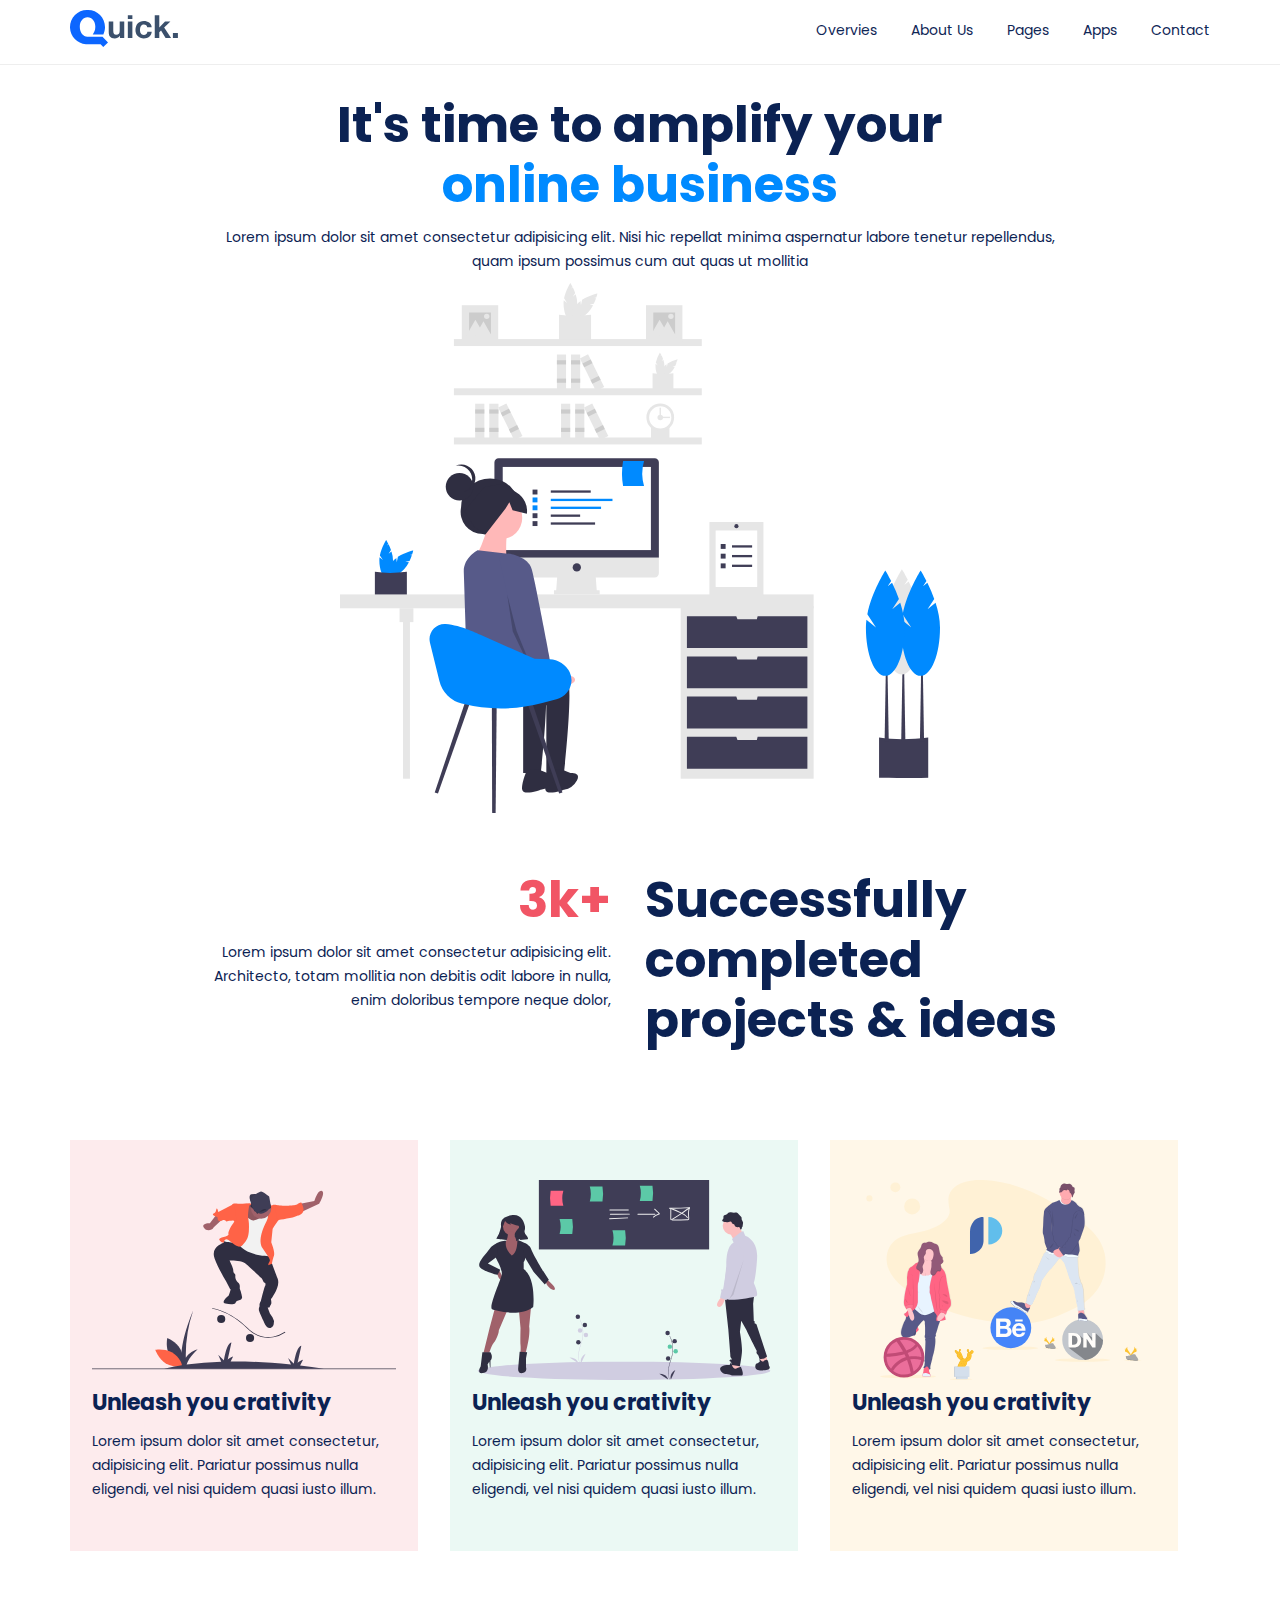
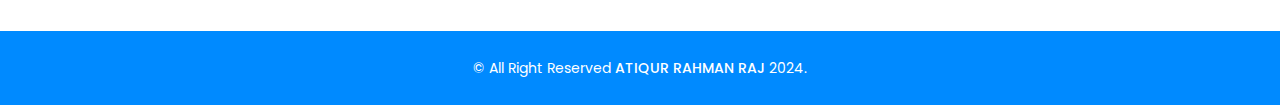
<file: index.html>
<!DOCTYPE html>
<html lang="en">
<head>
    <meta charset="UTF-8">
    <meta name="viewport" content="width=device-width, initial-scale=1.0">
    <title>Quick | Home</title>

    <!-- Google Fonts Link -->
    <link href="https://fonts.googleapis.com/css2?family=Poppins:ital,wght@0,100;0,200;0,300;0,400;0,500;0,600;0,700;0,800;0,900;1,100;1,200;1,300;1,400;1,500;1,600;1,700;1,800;1,900&display=swap" rel="stylesheet">
    <!-- CSS link -->
    <link rel="stylesheet" href="css/style.css">
    <!-- responsive css link here -->
     <link rel="stylesheet" href="css/responsive.css">
</head>
<body>
    <!-- Header section start -->
    <header>
        <div class="container">
            <div class="row">
                <div class="col-6">
                    <a href="index.html" class="logo">
                        <img src="image/dark.svg" alt="Logo">
                    </a>
                </div>
                <div class="col-6">
                    <ul class="navbar">
                        <li><a href="#">overvies</a></li>
                        <li><a href="about.html">About Us</a></li>
                        <li><a href="#">pages</a></li>
                        <li><a href="#">apps</a></li>
                        <li><a href="contact.html">Contact</a></li>
                    </ul>
                </div>
            </div>
        </div>
    </header>
    <!-- Header section end -->

    <!-- Bannar section start -->
     <section class="bannar">
        <div class="container">
            <div class="row">
                <div class="col-12">
                    <h1>
                        It's time to amplify your <br> <span>online business</span>
                    </h1>
                    <p>
                        Lorem ipsum dolor sit amet consectetur adipisicing elit. Nisi hic repellat minima aspernatur labore tenetur repellendus,<br> quam ipsum possimus cum aut quas ut mollitia 
                    </p>
                    <img src="image/illustration-1.svg" alt="Bannar">
                </div>
            </div>
        </div>
     </section>
    <!-- Bannar section end -->

    <!-- Successfull section Start -->
     <section class="successfull">
        <div class="container">
            <div class="row">
                <div class="col-6">
                    <div class="left-success">
                        <h1>3k+</h1>
                        <p>Lorem ipsum dolor sit amet consectetur adipisicing elit. <br>Architecto, totam mollitia non debitis odit labore in nulla,<br> enim doloribus tempore neque dolor, </p>
                    </div>
                </div>
                <div class="col-6">
                    <div class="right-success">
                        <h1>Successfully <br> completed <br> projects & ideas</h1>
                    </div>
                </div>
            </div>
        </div>
     </section>
    <!-- Successfull section end -->

    <!-- Feature section start -->
     <section class="feature">
        <div class="container">
            <div class="row">
                <div class="col-4">
                    <div class="feature-box bg-1">
                        <img src="image/illustration-5.svg" alt="">
                        <h4>Unleash you crativity</h4>
                        <p>Lorem ipsum dolor sit amet consectetur, adipisicing elit. Pariatur possimus nulla eligendi, vel nisi quidem quasi iusto illum.</p>
                    </div>
                </div>
                <div class="col-4">
                    <div class="feature-box bg-2">
                        <img src="image/illustration-6.svg" alt="">
                        <h4>Unleash you crativity</h4>
                        <p>Lorem ipsum dolor sit amet consectetur, adipisicing elit. Pariatur possimus nulla eligendi, vel nisi quidem quasi iusto illum.</p>
                    </div>
                </div>
                <div class="col-4">
                    <div class="feature-box bg-3">
                        <img src="image/illustration-7.svg" alt="">
                        <h4>Unleash you crativity</h4>
                        <p>Lorem ipsum dolor sit amet consectetur, adipisicing elit. Pariatur possimus nulla eligendi, vel nisi quidem quasi iusto illum.</p>
                    </div>
                </div>
            </div>
        </div>
     </section>
    <!-- Feature section end -->

     <!-- Footer section start -->
     <footer class="footer">
        <div class="container">
            <div class="row">
                <div class="col-12">
                    <p>
                        &copy; All Right Reserved <span>Atiqur Rahman Raj</span> 2024.
                    </p>
                </div>
            </div>
        </div>
     </footer>
     <!-- Footer section end -->
</body>
</html>
</file>
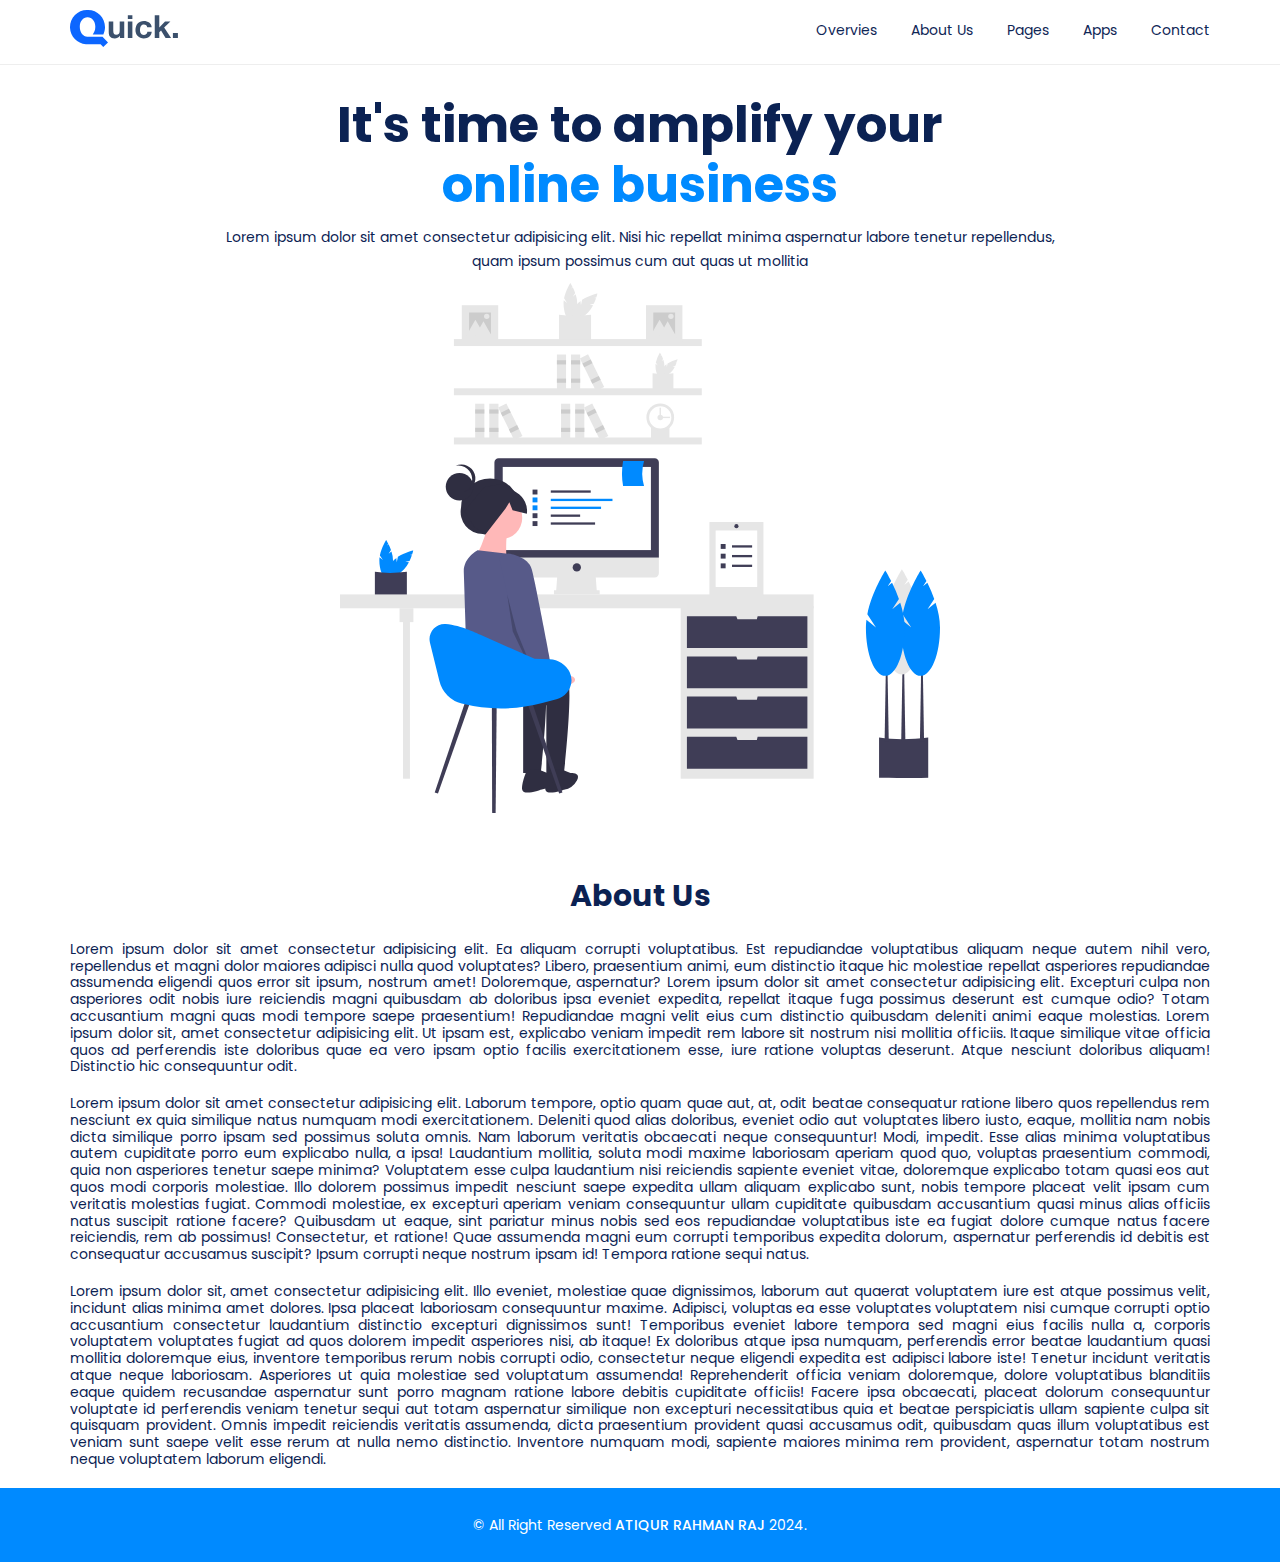
<file: about.html>
<!DOCTYPE html>
<html lang="en">
<head>
    <meta charset="UTF-8">
    <meta name="viewport" content="width=device-width, initial-scale=1.0">
    <title>Quick | About us</title>

    <!-- Google Fonts Link -->
    <link href="https://fonts.googleapis.com/css2?family=Poppins:ital,wght@0,100;0,200;0,300;0,400;0,500;0,600;0,700;0,800;0,900;1,100;1,200;1,300;1,400;1,500;1,600;1,700;1,800;1,900&display=swap" rel="stylesheet">
    <!-- CSS link -->
    <link rel="stylesheet" href="css/style.css">
    <!-- responsive css link here -->
     <link rel="stylesheet" href="css/responsive.css">
</head>
<body>
    <!-- Header section start -->
    <header>
        <div class="container">
            <div class="row">
                <div class="col-6">
                    <a href="index.html" class="logo">
                        <img src="image/dark.svg" alt="Logo">
                    </a>
                </div>
                <div class="col-6">
                    <ul class="navbar">
                        <li><a href="#">overvies</a></li>
                        <li><a href="about.html">About Us</a></li>
                        <li><a href="#">pages</a></li>
                        <li><a href="#">apps</a></li>
                        <li><a href="contact.html">Contact</a></li>
                    </ul>
                </div>
            </div>
        </div>
    </header>
    <!-- Header section end -->

    <!-- Bannar section start -->
     <section class="bannar">
        <div class="container">
            <div class="row">
                <div class="col-12">
                    <h1>
                        It's time to amplify your <br> <span>online business</span>
                    </h1>
                    <p>
                        Lorem ipsum dolor sit amet consectetur adipisicing elit. Nisi hic repellat minima aspernatur labore tenetur repellendus,<br> quam ipsum possimus cum aut quas ut mollitia 
                    </p>
                    <img src="image/illustration-1.svg" alt="Bannar">
                </div>
            </div>
        </div>
     </section>
    <!-- Bannar section end -->

    <!-- About section start -->
     <section class="about">
        <div class="container">
            <div class="row">
                <div class="col-12">
                    <h1 class="about-h">About Us</h1>
                    <p class="about-p">Lorem ipsum dolor sit amet consectetur adipisicing elit. Ea aliquam corrupti voluptatibus. Est repudiandae voluptatibus aliquam neque autem nihil vero, repellendus et magni dolor maiores adipisci nulla quod voluptates? Libero, praesentium animi, eum distinctio itaque hic molestiae repellat asperiores repudiandae assumenda eligendi quos error sit ipsum, nostrum amet! Doloremque, aspernatur?
                    Lorem ipsum dolor sit amet consectetur adipisicing elit. Excepturi culpa non asperiores odit nobis iure reiciendis magni quibusdam ab doloribus ipsa eveniet expedita, repellat itaque fuga possimus deserunt est cumque odio? Totam accusantium magni quas modi tempore saepe praesentium! Repudiandae magni velit eius cum distinctio quibusdam deleniti animi eaque molestias.
                    Lorem ipsum dolor sit, amet consectetur adipisicing elit. Ut ipsam est, explicabo veniam impedit rem labore sit nostrum nisi mollitia officiis. Itaque similique vitae officia quos ad perferendis iste doloribus quae ea vero ipsam optio facilis exercitationem esse, iure ratione voluptas deserunt. Atque nesciunt doloribus aliquam! Distinctio hic consequuntur odit.
                    </p>
                    <p class="about-p">
                        Lorem ipsum dolor sit amet consectetur adipisicing elit. Laborum tempore, optio quam quae aut, at, odit beatae consequatur ratione libero quos repellendus rem nesciunt ex quia similique natus numquam modi exercitationem. Deleniti quod alias doloribus, eveniet odio aut voluptates libero iusto, eaque, mollitia nam nobis dicta similique porro ipsam sed possimus soluta omnis. Nam laborum veritatis obcaecati neque consequuntur! Modi, impedit. Esse alias minima voluptatibus autem cupiditate porro eum explicabo nulla, a ipsa! Laudantium mollitia, soluta modi maxime laboriosam aperiam quod quo, voluptas praesentium commodi, quia non asperiores tenetur saepe minima? Voluptatem esse culpa laudantium nisi reiciendis sapiente eveniet vitae, doloremque explicabo totam quasi eos aut quos modi corporis molestiae. Illo dolorem possimus impedit nesciunt saepe expedita ullam aliquam explicabo sunt, nobis tempore placeat velit ipsam cum veritatis molestias fugiat. Commodi molestiae, ex excepturi aperiam veniam consequuntur ullam cupiditate quibusdam accusantium quasi minus alias officiis natus suscipit ratione facere? Quibusdam ut eaque, sint pariatur minus nobis sed eos repudiandae voluptatibus iste ea fugiat dolore cumque natus facere reiciendis, rem ab possimus! Consectetur, et ratione! Quae assumenda magni eum corrupti temporibus expedita dolorum, aspernatur perferendis id debitis est consequatur accusamus suscipit? Ipsum corrupti neque nostrum ipsam id! Tempora ratione sequi natus.
                    </p>
                    <p class="about-p">
                        Lorem ipsum dolor sit, amet consectetur adipisicing elit. Illo eveniet, molestiae quae dignissimos, laborum aut quaerat voluptatem iure est atque possimus velit, incidunt alias minima amet dolores. Ipsa placeat laboriosam consequuntur maxime. Adipisci, voluptas ea esse voluptates voluptatem nisi cumque corrupti optio accusantium consectetur laudantium distinctio excepturi dignissimos sunt! Temporibus eveniet labore tempora sed magni eius facilis nulla a, corporis voluptatem voluptates fugiat ad quos dolorem impedit asperiores nisi, ab itaque! Ex doloribus atque ipsa numquam, perferendis error beatae laudantium quasi mollitia doloremque eius, inventore temporibus rerum nobis corrupti odio, consectetur neque eligendi expedita est adipisci labore iste! Tenetur incidunt veritatis atque neque laboriosam. Asperiores ut quia molestiae sed voluptatum assumenda! Reprehenderit officia veniam doloremque, dolore voluptatibus blanditiis eaque quidem recusandae aspernatur sunt porro magnam ratione labore debitis cupiditate officiis! Facere ipsa obcaecati, placeat dolorum consequuntur voluptate id perferendis veniam tenetur sequi aut totam aspernatur similique non excepturi necessitatibus quia et beatae perspiciatis ullam sapiente culpa sit quisquam provident. Omnis impedit reiciendis veritatis assumenda, dicta praesentium provident quasi accusamus odit, quibusdam quas illum voluptatibus est veniam sunt saepe velit esse rerum at nulla nemo distinctio. Inventore numquam modi, sapiente maiores minima rem provident, aspernatur totam nostrum neque voluptatem laborum eligendi.
                    </p>
                </div>
            </div>
        </div>
     </section>
    <!-- About section end -->

     <!-- Footer section start -->
     <footer class="footer">
        <div class="container">
            <div class="row">
                <div class="col-12">
                    <p>
                        &copy; All Right Reserved <span>Atiqur Rahman Raj</span> 2024.
                    </p>
                </div>
            </div>
        </div>
     </footer>
     <!-- Footer section end -->
</body>
</html>
</file>
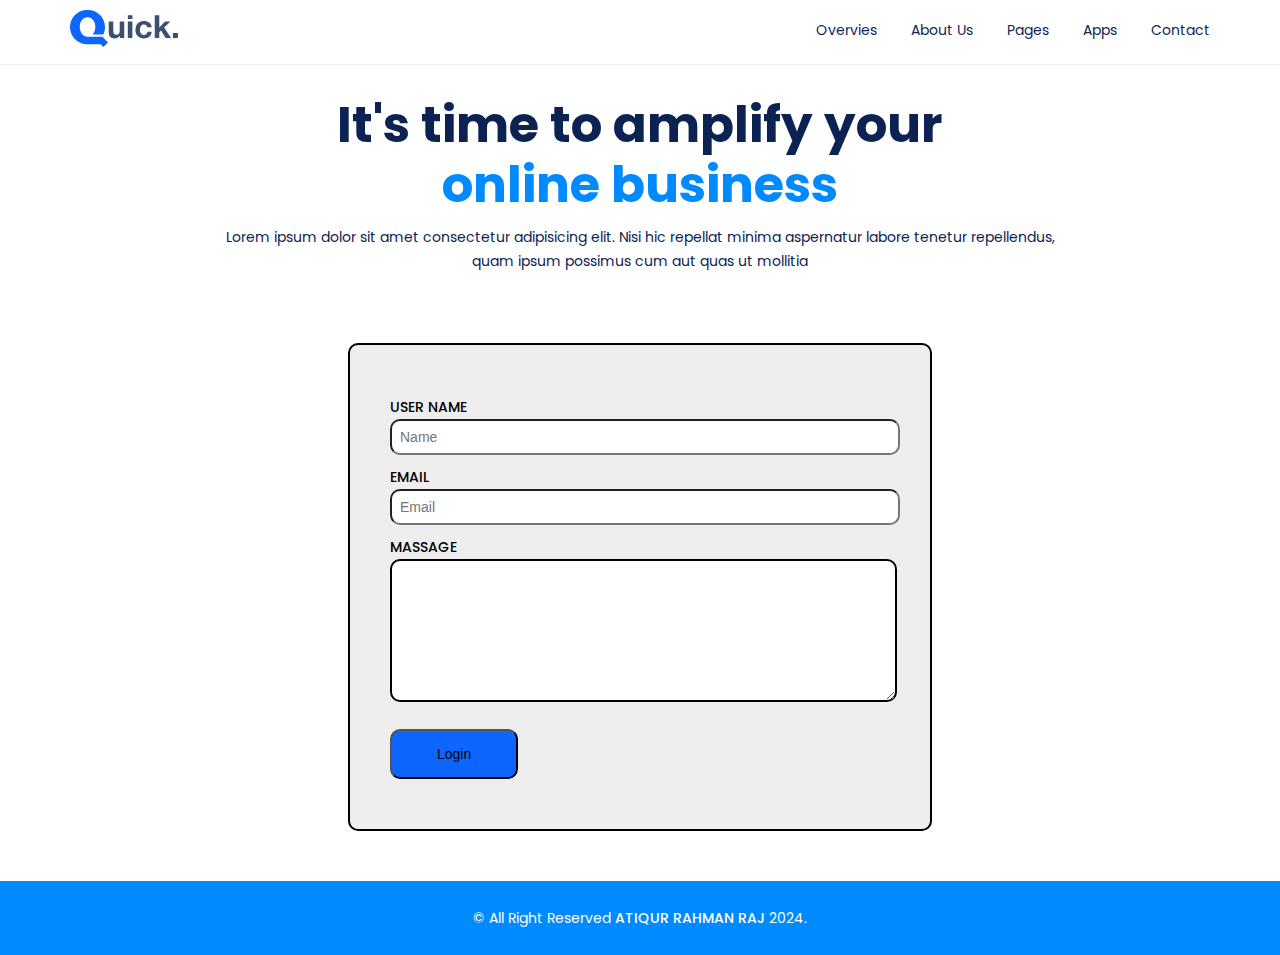
<file: contact.html>
<!DOCTYPE html>
<html lang="en">
<head>
    <meta charset="UTF-8">
    <meta name="viewport" content="width=device-width, initial-scale=1.0">
    <title>Quick | Contact</title>

    <!-- Google Fonts Link -->
    <link href="https://fonts.googleapis.com/css2?family=Poppins:ital,wght@0,100;0,200;0,300;0,400;0,500;0,600;0,700;0,800;0,900;1,100;1,200;1,300;1,400;1,500;1,600;1,700;1,800;1,900&display=swap" rel="stylesheet">
    <!-- CSS link -->
    <link rel="stylesheet" href="css/style.css">
    <!-- responsive css link here -->
     <link rel="stylesheet" href="css/responsive.css">
</head>
<body>
    <!-- Header section start -->
    <header>
        <div class="container">
            <div class="row">
                <div class="col-6">
                    <a href="index.html" class="logo">
                        <img src="image/dark.svg" alt="Logo">
                    </a>
                </div>
                <div class="col-6">
                    <ul class="navbar">
                        <li><a href="#">overvies</a></li>
                        <li><a href="about.html">About Us</a></li>
                        <li><a href="#">pages</a></li>
                        <li><a href="#">apps</a></li>
                        <li><a href="contact.html">Contact</a></li>
                    </ul>
                </div>
            </div>
        </div>
    </header>
    <!-- Header section end -->

    <!-- Bannar section start -->
     <section class="bannar">
        <div class="container">
            <div class="row">
                <div class="col-12">
                    <h1>
                        It's time to amplify your <br> <span>online business</span>
                    </h1>
                    <p>
                        Lorem ipsum dolor sit amet consectetur adipisicing elit. Nisi hic repellat minima aspernatur labore tenetur repellendus,<br> quam ipsum possimus cum aut quas ut mollitia 
                    </p>
                </div>
            </div>
        </div>
     </section>
    <!-- Bannar section end -->

    <!-- contact section start -->
    <section class="contant">
        <div class="container">
            <div class="row">
                <div class="col-12">
                    <form action="" class="login-form">
                        <div class="form-group">
                            <label for="">User Name</label>
                            <input type="text" name="" id="" placeholder="Name" class="form-contorl">
                        </div>
                        <div class="form-group">
                            <label for="">Email</label>
                            <input type="email" placeholder="Email" class="form-contorl">
                        </div>
                        <div class="form-group">
                            <label for="">Massage</label>
                            <textarea name="" id="" class="form-text"></textarea>
                        </div>
                        <div class="form-group">
                            <input type="button" value="Login" class="btn">
                        </div>
                    </form>
                </div>
            </div>
        </div>
    </section>
    <!-- contact section end -->

     <!-- Footer section start -->
     <footer class="footer">
        <div class="container">
            <div class="row">
                <div class="col-12">
                    <p>
                        &copy; All Right Reserved <span>Atiqur Rahman Raj</span> 2024.
                    </p>
                </div>
            </div>
        </div>
     </footer>
     <!-- Footer section end -->
</body>
</html>
</file>
<file: css/style.css>
*{
    margin: 0px;
    padding: 0px;
}
body{
    width: 100%;
    font-family: "Poppins", sans-serif;
    font-size: 14px;
    line-height: 24px;
}
h1, h2, h3, h4, h5, h6{
    font-family: "Poppins", sans-serif;
}
a, a:hover{
    text-decoration: none;
}

/* global CSS start */
.container{
    width: 1140px;
    margin: 0px auto;
}
.row{
    width: 100%;
    float: left;
}
.col-6{
    width: 50%;
    float: left;
}
.col-12{
    width: 100%;
    float: left;
}
.col-4{
    width: 33.33%;
    float: left;
}
/* global CSS end */

header{
    width: 100%;
    float: left;
    padding: 10px 0px;
    position: fixed;
    background: #fff;
    border-bottom: 1px solid #eee;
}
.logo{
    display: block;
}
.navbar{
    width: 100%;
    float: left;
    text-align: right;
}
.navbar li{
    list-style: none;
    display: inline-block;
}
.navbar li a{
    display: block;
    font-size: 14px;
    line-height: 24px;
    text-transform: capitalize;
    color: #0F2656;
    margin: 8px 0px 0px 30px;
}
.bannar{
    width: 100%;
    float: left;
    margin-top: 45px;
    padding: 50px 0px;
    text-align: center;
}
.bannar h1{
    font-size: 50px;
    line-height: 60px;
    color: #0B2253;
    margin-bottom: 10px;
}
.bannar h1 span{
    color: #008AFF;
}
.bannar p{
    font-size: 14px;
    line-height: 24px;
    color: #0B2253;
    margin-bottom: 10px;
}
.bannar img{
    width: 600px;
    /* height: 400px; */
}
.successfull{
    width: 100%;
    float: left;
    padding-bottom: 80px;
}
.left-success{
    width: 94%;
    float: left;
    text-align: right;
    margin: 0px 5px;
}
.left-success h1{
    font-size: 50px;
    line-height: 60px;
    color: #F15565;
    margin-bottom: 10px;
}
.left-success p{
    font-size: 14px;
    line-height: 24px;
    color: #0B2253;
    margin-bottom: 10px;
}
.right-success{
    width: 94%;
    float: left;
    margin: 0px 5px;
}
.right-success h1{
    font-size: 50px;
    line-height: 60px;
    color: #0B2253;
    margin-bottom: 10px;
}
.feature{
    width: 100%;
    float: left;
    padding-bottom: 80px;
}
.feature-box{
    width: 80%;
    float: left;
    padding: 40px 22px;
}
.feature-box img{
    width: 100%;
    height: 200px;
}
.feature-box h4{
    font-size: 22px;
    line-height: 32px;
    color: #0B2253;
    margin-bottom: 10px;
}
.feature-box p{
    font-size: 14px;
    line-height: 24px;
    color: #0B2253;
    margin-bottom: 10px;
}
.bg-1{
    background: #FDEBED;
}
.bg-2{
    background: #EBF9F4;
}
.bg-3{
    background: #FFF7E8;
}

.about{
    width: 100%;
}
.about-h{
    font-size: 30px;
    line-height: 1.7em;
    font-weight: 700;
    text-align: center;
    color: #0B2253;
}
.about-p {
    font-size: 14px;
    line-height: 1.2em;
    text-align: justify;
    margin: 20px 0px;
    color: #0B2253;
}

/* contact css start */
.wrapper{
    width: 100%;
}
.login-form{
    width: 500px;
    margin: 10px auto;
    margin-bottom: 50px;
    padding: 40px;
    background: #eee;
    border-radius: 10px;
    border: 2px solid black;
}
.avater{
    width: 100%;
    text-align: center;
}
.img{
    width: 99px;
    height: 99px;
    border: 1px solid black;
    border-radius: 100%;
}
.form-group{
    width: 100%;
    margin: 10px 0;
}
.form-group label{
    display: block;
    font-size: 14px;
    font-weight: 500;
    text-transform: uppercase;
}
.form-contorl{
    width: 98%;
    padding: 8px;
    font-size: 14px;
    border-radius: 10px;
}
.form-text {
    width: 487px;
    height: 123px;
    padding: 8px;
    font-size: 14px;
    border-radius: 10px;
    border: 2px solid black;
}
.btn{
    margin-top: 10px;
    padding: 15px 45px;
    background: #0C66FF;
    font-size: 14px;
    font-weight: 500;
    border-radius: 10px;
}
/* contact css end */

.footer{
    width: 100%;
    float: left;
    padding: 25px 0px;
    background-color: #008AFF;
}
.footer p{
    text-align: center;
    font-size: 14px;
    color: #fff;
}
.footer p span{
    font-weight: 500;
    text-transform: uppercase;
}
</file>
<file: css/responsive.css>
/* 
  ##Device = Galxi fold screen resulation
  ##Screen = B/w 279px to 319px
*/
@media (min-width: 279px) and (max-width: 319px){

    /* css start */
    .container {
        width: 100%;
        float: left;
    }
    .row{
        width: 100%;
        float: left;
        padding: 0px 10px;
    }
    .col-6{
        width: 100%;
        float: left;
    }
    .col-12{
        width: 100%;
        float: left;
    }
    .col-4{
        width: 100%;
        float: left;
    }

    .logo{
        display: block;
        text-align: center;
    }
    .navbar {
        width: 100%;
        float: left;
        text-align: center;
        margin: 0px 0px 0px -14px;
    }
    .navbar li a{
        font-size: 9px;
        margin: 5px 0px 0px 10px;
    }

    .bannar {
        width: 100%;
        text-align: center;
        padding: 60px 0px 40px;
    }
    .bannar h1{
        font-size: 20px;
        line-height: 1.2em;
    }
    .bannar p{
        font-size: 9px;
        line-height: 1.7em;
    }
    .bannar img{
        width: 80%;
    }

    .successfull {
        margin: 0px 8px;
        padding-bottom: 35px;
    }
    .left-success{
        text-align: left;
    }
    .left-success h1{
        font-size: 20px;
        line-height: 1.2em;
    }
    .left-success p{
        font-size: 9px;
        line-height: 1.7em;
    }
    .right-success h1{
        font-size: 20px;
        line-height: 1.2em;
    }

    .feature{
        margin: 0px 8px;
        padding-bottom: 15px;
    }
    .feature-box{
        padding: 40px 30px;
        margin-bottom: 12px;
    }
    .feature-box img {
        height: 150px;
    }
    .feature-box h4 {
        font-size: 11px;
        line-height: 1.2;
        margin-bottom: 6px;
    }
    .feature-box p {
        font-size: 9px;
        line-height: 1.7em;
        color: #0B2253;
        margin-bottom: 0px;
    }

    .about-h {
        font-size: 20px;
        line-height: 1.7em;
        font-weight: 700;
        text-align: center;
        color: #0B2253;
    }
    .about-p {
        font-size: 9px;
        line-height: 1.2em;
        text-align: justify;
        margin: 20px auto;
        color: #0B2253;
    }

    .footer {
        padding: 20px 15px;
        background-color: #008AFF;
    }
    .footer p{
        font-size: 9px;
    }
    /* css end */
}

/* 
  ##Device = Most of the Smartphones Mobiles (Portrait)
  ##Screen = B/w 320px to 479px
*/
@media (min-width: 320px) and (max-width: 480px) {
  
    /* CSS start */
    .container {
        width: 100%;
        float: left;
    }
    .row{
        width: 100%;
        float: left;
        padding: 0px 10px;
    }
    .col-6{
        width: 100%;
        float: left;
    }
    .col-12{
        width: 100%;
        float: left;
    }
    .col-4{
        width: 100%;
        float: left;
    }

    .logo{
        display: block;
        text-align: center;
    }
    .navbar {
        width: 100%;
        float: left;
        text-align: center;
        margin: 0px 0px 0px -14px;
    }
    .navbar li a{
        font-size: 11px;
        margin: 5px 0px 0px 10px;
    }

    .bannar {
        width: 100%;
        text-align: center;
        padding: 60px 0px 40px;
    }
    .bannar h1{
        font-size: 25px;
        line-height: 1.2em;
    }
    .bannar p{
        font-size: 10px;
        line-height: 1.7em;
    }
    .bannar img{
        width: 80%;
    }

    .successfull {
        margin: 0px 8px;
        padding-bottom: 35px;
    }
    .left-success{
        text-align: left;
    }
    .left-success h1{
        font-size: 25px;
        line-height: 1.2em;
    }
    .left-success p{
        font-size: 10px;
        line-height: 1.7em;
    }
    .right-success h1{
        font-size: 25px;
        line-height: 1.2em;
    }

    .feature{
        margin: 0px 8px;
        padding-bottom: 15px;
    }
    .feature-box{
        padding: 40px 30px;
        margin-bottom: 12px;
    }
    .feature-box img {
        height: 150px;
    }
    .feature-box h4 {
        font-size: 16px;
        line-height: 1.2;
        margin-bottom: 6px;
    }
    .feature-box p {
        font-size: 11px;
        line-height: 1.7em;
        color: #0B2253;
        margin-bottom: 0px;
    }

    .footer {
        padding: 20px 15px;
        background-color: #008AFF;
    }
    .footer p{
        font-size: 11px;
    }
  /* CSS end */
}

/* 
  ##Device = Low Resolution Tablets, Mobiles (Landscape)
  ##Screen = B/w 481px to 767px
*/
@media (min-width: 481px) and (max-width: 767px) {
  
    /* CSS start */
    .container {
        width: 100%;
        float: left;
    }
    .row{
        width: 100%;
        float: left;
        padding: 0px 15px;
    }
    .col-6{
        width: 100%;
        float: left;
    }
    .col-12{
        width: 100%;
        float: left;
    }
    .col-4{
        width: 100%;
        float: left;
    }

    .logo{
        display: block;
        text-align: center;
    }
    .navbar {
        width: 100%;
        float: left;
        text-align: center;
        margin: 0px 0px 0px -14px;
    }
    .navbar li a{
        font-size: 12px;
        margin: 5px 0px 0px 10px;
    }

    .bannar {
        width: 100%;
        text-align: center;
        padding: 60px 0px 40px;
    }
    .bannar h1{
        font-size: 27px;
        line-height: 1.2em;
    }
    .bannar p{
        font-size: 11px;
        line-height: 1.7em;
    }
    .bannar img{
        width: 80%;
    }

    .successfull {
        margin: 0px 30px;
        padding-bottom: 40px;
    }
    .left-success{
        text-align: left;
    }
    .left-success h1{
        font-size: 27px;
        line-height: 1.2em;
    }
    .left-success p{
        font-size: 11px;
        line-height: 1.7em;
    }
    .right-success h1{
        font-size: 27px;
        line-height: 1.2em;
    }

    .feature{
        margin: 0px 30px;
        padding-bottom: 20px;
    }
    .feature-box{
        padding: 40px 30px;
        margin-bottom: 12px;
    }
    .feature-box img {
        height: 150px;
    }
    .feature-box h4 {
        font-size: 17px;
        line-height: 1.2;
        margin-bottom: 6px;
    }
    .feature-box p {
        font-size: 12px;
        line-height: 1.7em;
        color: #0B2253;
        margin-bottom: 0px;
    }

    .footer {
        padding: 20px 20px;
        background-color: #008AFF;
    }
    .footer p{
        font-size: 12px;
    }
    /* CSS end */
    
  }

/* 
  ##Device = Tablets, Ipads (portrait)
  ##Screen = B/w 768px to 1024px
*/
@media (min-width: 768px) and (max-width: 1024px) {
  
    /* CSS start */
    .container {
        width: 100%;
        float: left;
    }
    .row{
        width: 100%;
        float: left;
        padding: 0px 20px;
    }
    .col-6{
        width: 50%;
        float: left;
    }
    .col-12{
        width: 100%;
        float: left;
    }
    .col-4{
        width: 100%;
        float: left;
    }

    .logo{
        display: block;
        padding: 0px 25px;
        /* text-align: center; */
    }
    .navbar {
        width: 100%;
        float: left;
        text-align: center;
        margin: 0px 0px 0px -14px;
    }
    .navbar li a{
        font-size: 13px;
        margin: 5px 0px 0px 10px;
    }

    .bannar {
        width: 100%;
        text-align: center;
        padding: 60px 30px 40px;
    }
    .bannar h1{
        font-size: 29px;
        line-height: 1.2em;
    }
    .bannar p{
        font-size: 12px;
        line-height: 1.7em;
    }
    .bannar img{
        width: 80%;
    }

    .successfull {
        margin: 0px 30px;
        padding-bottom: 40px;
    }
    .successfull .col-6{
        width: 50%;
        float: left;
    }
    .left-success{
        text-align: right;
    }
    .left-success h1{
        font-size: 29px;
        line-height: 1.2em;
    }
    .left-success p{
        font-size: 12px;
        line-height: 1.7em;
    }
    .right-success h1{
        font-size: 29px;
        line-height: 1.2em;
    }

    .feature{
        margin: 0px 30px;
        padding: 10px 25px;
    }
    .feature-box{
        padding: 40px 30px;
        margin-bottom: 12px;
    }
    .feature-box img {
        height: 150px;
    }
    .feature-box h4 {
        font-size: 18px;
        line-height: 1.2;
        margin-bottom: 6px;
    }
    .feature-box p {
        font-size: 13px;
        line-height: 1.7em;
        color: #0B2253;
        margin-bottom: 0px;
    }

    .footer {
        padding: 20px 48px;
        background-color: #008AFF;
    }
    .footer p{
        font-size: 13px;
    }
    /* CSS end */
    
  }
</file>
